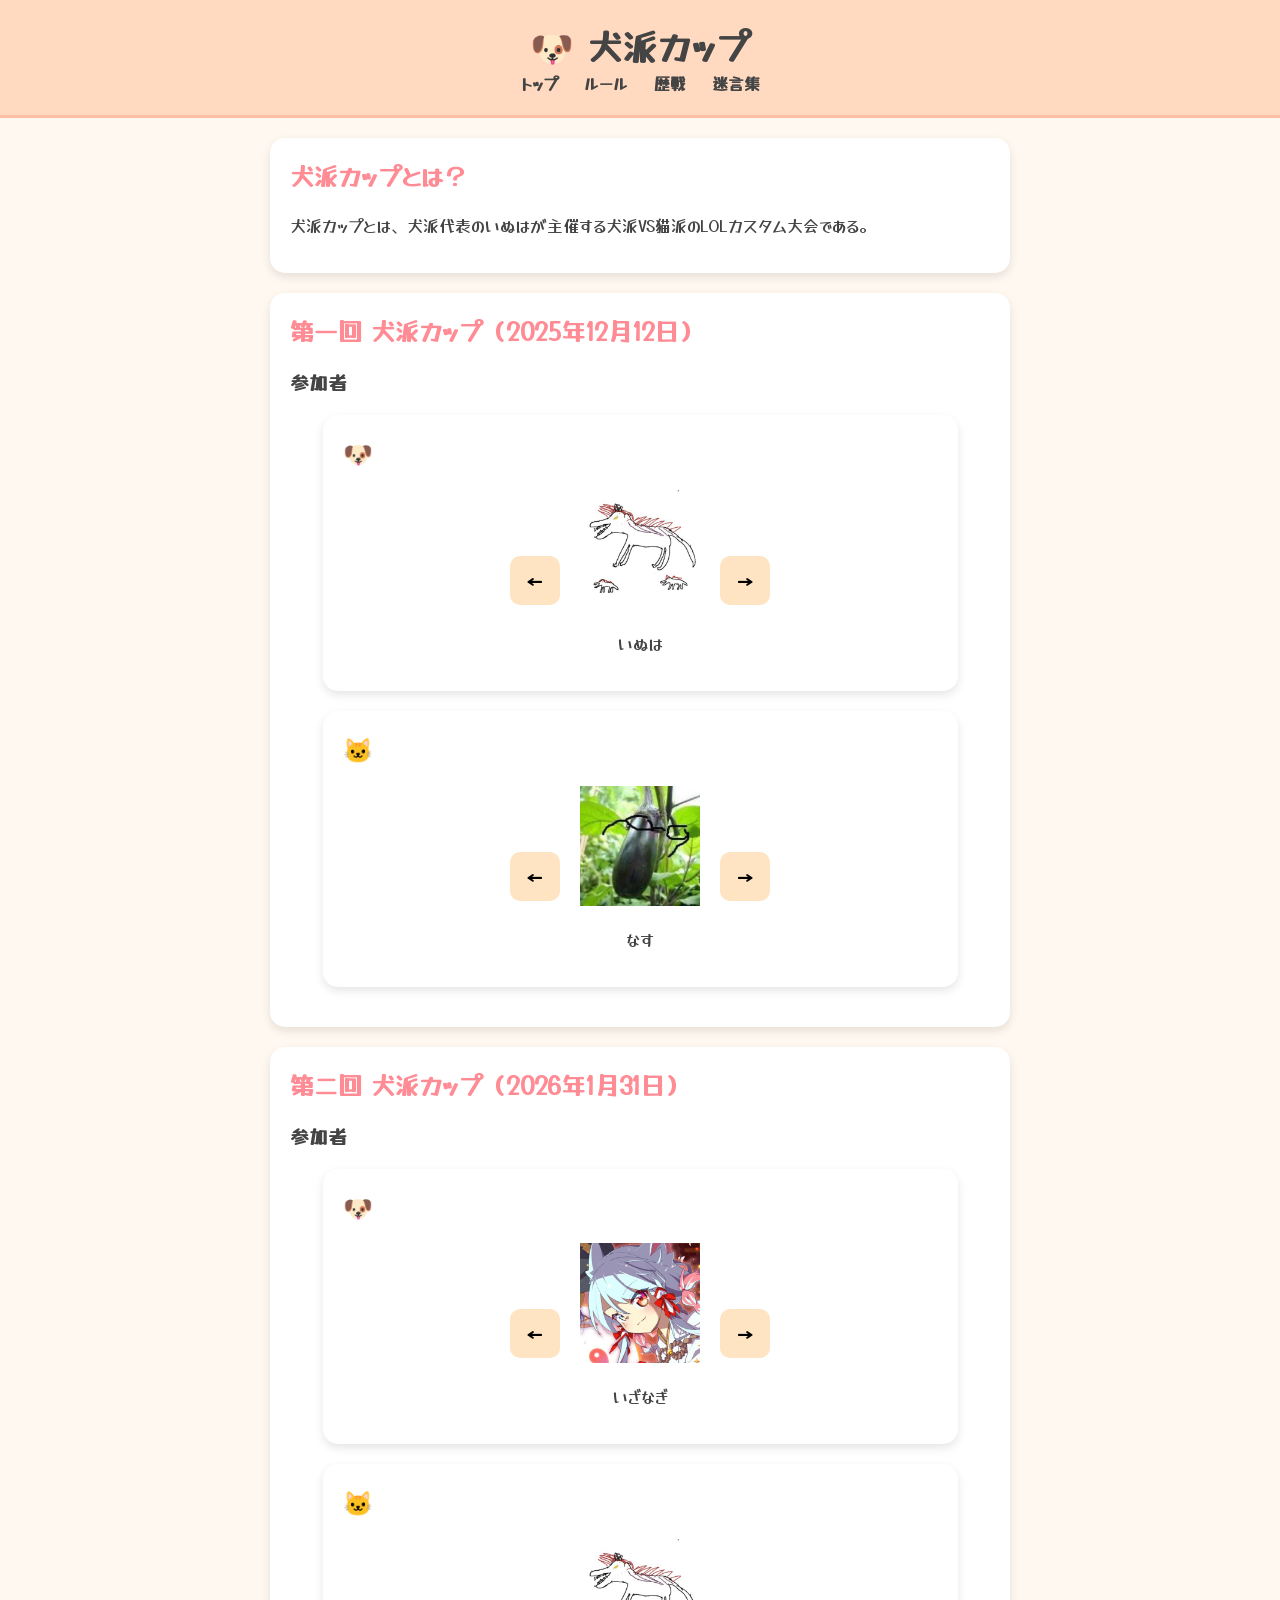
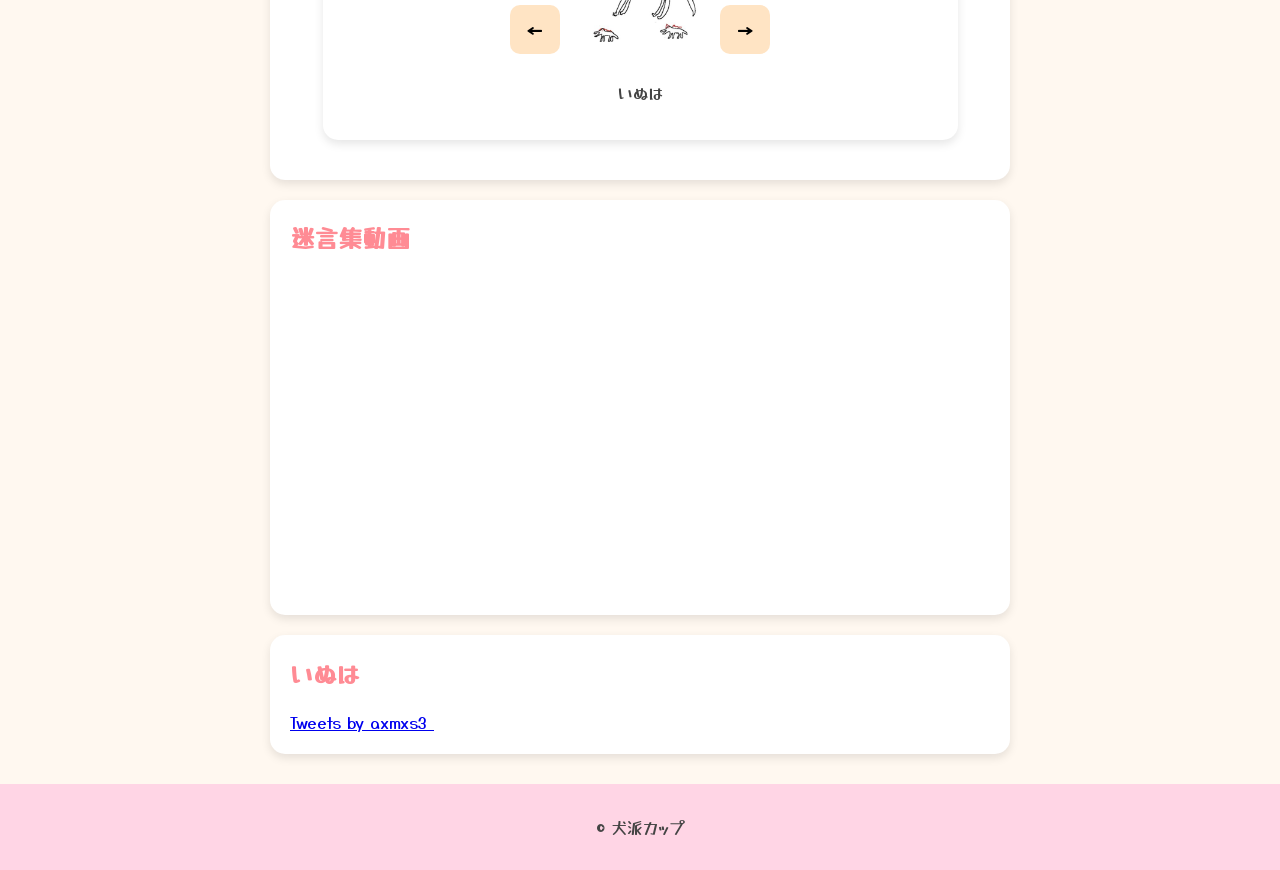
<file: index.html>
<!DOCTYPE html>
<html lang="ja">
<head>
  <meta charset="UTF-8">
  <title>犬派カップ公式ページ</title>

  <!-- ★ ここに追加する！ ★ -->
  <link href="https://fonts.googleapis.com/css2?family=Yusei+Magic&display=swap" rel="stylesheet">

  <link rel="stylesheet" href="assets/style.css">
</head>
<body>

<header>
  <h1>🐶 犬派カップ</h1>
<nav>
  <a href="index.html">トップ</a>
  <a href="rules.html">ルール</a>
  <a href="results.html">歴戦</a>
  <a href="quotes.html">迷言集</a>
</nav>
</header>

<section class="card">
  <h2>犬派カップとは？</h2>
  <p>
    犬派カップとは、犬派代表のいぬはが主催する犬派VS猫派のLOLカスタム大会である。
  </p>
</section>

<!-- 第一回 -->
<section class="card">
  <h2>第一回 犬派カップ（2025年12月12日）</h2>
  <h3>参加者</h3>

  <!-- 犬 -->
  <section class="card">
    <h2>🐶</h2>
    <div class="slider">
      <button class="arrow left" onclick="prev()">←</button>
      <div class="slide">
        <img id="icon" src="assets/inuhaaikonn.jpg" alt="icon">
        <p id="name">いぬは</p>
      </div>
      <button class="arrow right" onclick="next()">→</button>
    </div>
  </section>

  <!-- 猫 -->
  <section class="card">
    <h2>🐱</h2>
    <div class="slider">
      <button class="arrow left" onclick="prev2()">←</button>
      <div class="slide">
        <img id="icon2" src="assets/nasuaikonn.png" alt="icon">
        <p id="name2">なす</p>
      </div>
      <button class="arrow right" onclick="next2()">→</button>
    </div>
  </section>
</section>


<!-- 第二回 -->
<section class="card">
  <h2>第二回 犬派カップ（2026年1月31日）</h2>
  <h3>参加者</h3>

  <!-- 犬 -->
  <section class="card">
    <h2>🐶</h2>
    <div class="slider">
      <button class="arrow left" onclick="prev3()">←</button>
      <div class="slide">
        <img id="icon3" src="assets/izanagiaikonn.jpg" alt="icon">
        <p id="name3">いざなぎ</p>
      </div>
      <button class="arrow right" onclick="next3()">→</button>
    </div>
  </section>

  <!-- 猫 -->
  <section class="card">
    <h2>🐱</h2>
    <div class="slider">
      <button class="arrow left" onclick="prev4()">←</button>
      <div class="slide">
        <img id="icon4" src="assets/inuhaaikonn.jpg" alt="icon">
        <p id="name4">いぬは</p>
      </div>
      <button class="arrow right" onclick="next4()">→</button>
    </div>
  </section>
</section>


<!-- 迷言集動画 -->
<section class="card">
  <h2>迷言集動画</h2>
  <iframe width="560" height="315"
    src="https://www.youtube.com/embed/AOBjPyPMreA"
    frameborder="0"
    allow="accelerometer; autoplay; clipboard-write; encrypted-media; gyroscope; picture-in-picture; web-share"
    allowfullscreen>
  </iframe>
</section>


<!-- いぬは Twitter -->
<section class="card">
  <h2>いぬは</h2>
  <a class="twitter-timeline" href="https://twitter.com/axmxs3_">
    Tweets by axmxs3_
  </a>
  <script async src="https://platform.twitter.com/widgets.js" charset="utf-8"></script>
</section>

<footer>
  <p>© 犬派カップ</p>
</footer>


<script>
  const members = [
    { name: "いぬは", icon: "assets/inuhaaikonn.jpg" },
    { name: "さや", icon: "assets/sayaaikonn.jpg" },
    { name: "いざなぎ", icon: "assets/izanagiaikonn.jpg" },
    { name: "たにおか", icon: "assets/taniokaaikonn.jpg" },
    { name: "すさのお", icon: "assets/susanooaikonn.jpg" },
  ];

  let index = 0;

  function update() {
    document.getElementById("name").textContent = members[index].name;
    document.getElementById("icon").src = members[index].icon;
  }

  function next() {
    index = (index + 1) % members.length;
    update();
  }

  function prev() {
    index = (index - 1 + members.length) % members.length;
    update();
  }
</script>

<script>
  const members2 = [
    { name: "なす", icon: "assets/nasuaikonn.png" },
    { name: "きのたけ", icon: "assets/kinotakeaikonn.jpg" },
    { name: "たくま", icon: "assets/takumaaikonn.jpg" },
    { name: "ちむ", icon: "assets/timuaikonn.jpg" },
    { name: "そーた", icon: "assets/sotaaikonn.jpg" },
    { name: "みかん", icon: "assets/mikannaikonn.jpg" },
    { name: "らっく", icon: "assets/aikonn.png" }
  ];

  let index2 = 0;

  function update2() {
    document.getElementById("name2").textContent = members2[index2].name;
    document.getElementById("icon2").src = members2[index2].icon;
  }

  function next2() {
    index2 = (index2 + 1) % members2.length;
    update2();
  }

  function prev2() {
    index2 = (index2 - 1 + members2.length) % members2.length;
    update2();
  }
</script>

<script>
  const members3 = [
    { name: "いざなぎ", icon: "assets/izanagiaikonn.jpg" },
    { name: "あじぱん", icon: "assets/ajiaikonn.jpg" },
    { name: "さや", icon: "assets/sayaaikonn.jpg" },
    { name: "もえぴ", icon: "assets/moeaikonn.jpg" },
    { name: "にんじんぱん", icon: "assets/ninnpannaikonn.jpg" },
    { name: "ぐりあま", icon: "assets/guriaikonn.jpg" },
  ];

  let index3 = 0;

  function update3() {
    document.getElementById("name3").textContent = members3[index3].name;
    document.getElementById("icon3").src = members3[index3].icon;
  }

  function next3() {
    index3 = (index3 + 1) % members3.length;
    update3();
  }

  function prev3() {
    index3 = (index3 - 1 + members3.length) % members3.length;
    update3();
  }
</script>

<script>
  const members4 = [
    { name: "いぬは", icon: "assets/inuhaaikonn.jpg" },
    { name: "はと", icon: "assets/hatoaikonn.jpg" },
    { name: "さや", icon: "assets/sayaaikonn.jpg" },
    { name: "みかん", icon: "assets/mikannaikonn.jpg" },
    { name: "あるかり", icon: "assets/arukariaikonn.jpg" },
    { name: "きのたけ", icon: "assets/kinotakeaikonn.jpg" },
  ];

  let index4 = 0;

  function update4() {
    document.getElementById("name4").textContent = members4[index4].name;
    document.getElementById("icon4").src = members4[index4].icon;
  }

  function next4() {
    index4 = (index4 + 1) % members4.length;
    update4();
  }

  function prev4() {
    index4 = (index4 - 1 + members4.length) % members4.length;
    update4();
  }
</script>

</body>
</html>
</file>
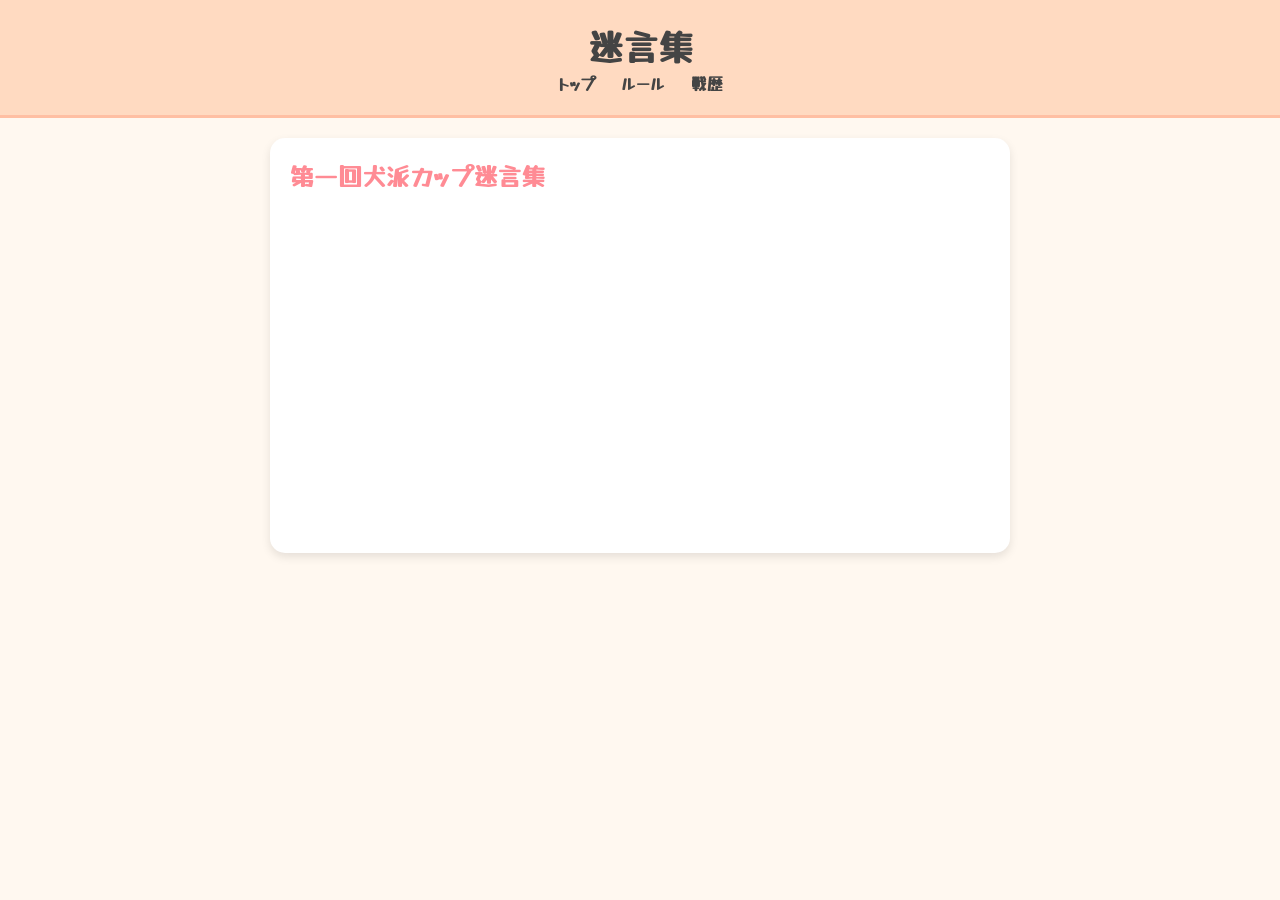
<file: quotes.html>
<!DOCTYPE html>
<html lang="ja">
<head>
  <meta charset="UTF-8">
  <title>迷言・名場面</title>
  <link href="https://fonts.googleapis.com/css2?family=Yusei+Magic&display=swap" rel="stylesheet">
  <link rel="stylesheet" href="assets/style.css">
</head>
<body>

<header>
  <h1>迷言集</h1>
  <nav>
    <a href="index.html">トップ</a>
    <a href="rules.html">ルール</a>
    <a href="results.html">戦歴</a>
  </nav>
</header>

<section class="card">
  <h2>第一回犬派カップ迷言集</h2>
  <iframe width="560" height="315"
    src="https://www.youtube.com/embed/AOBjPyPMreA"
    frameborder="0"
    allow="accelerometer; autoplay; clipboard-write; encrypted-media; gyroscope; picture-in-picture; web-share"
    allowfullscreen>
  </iframe>
</section>
</file>
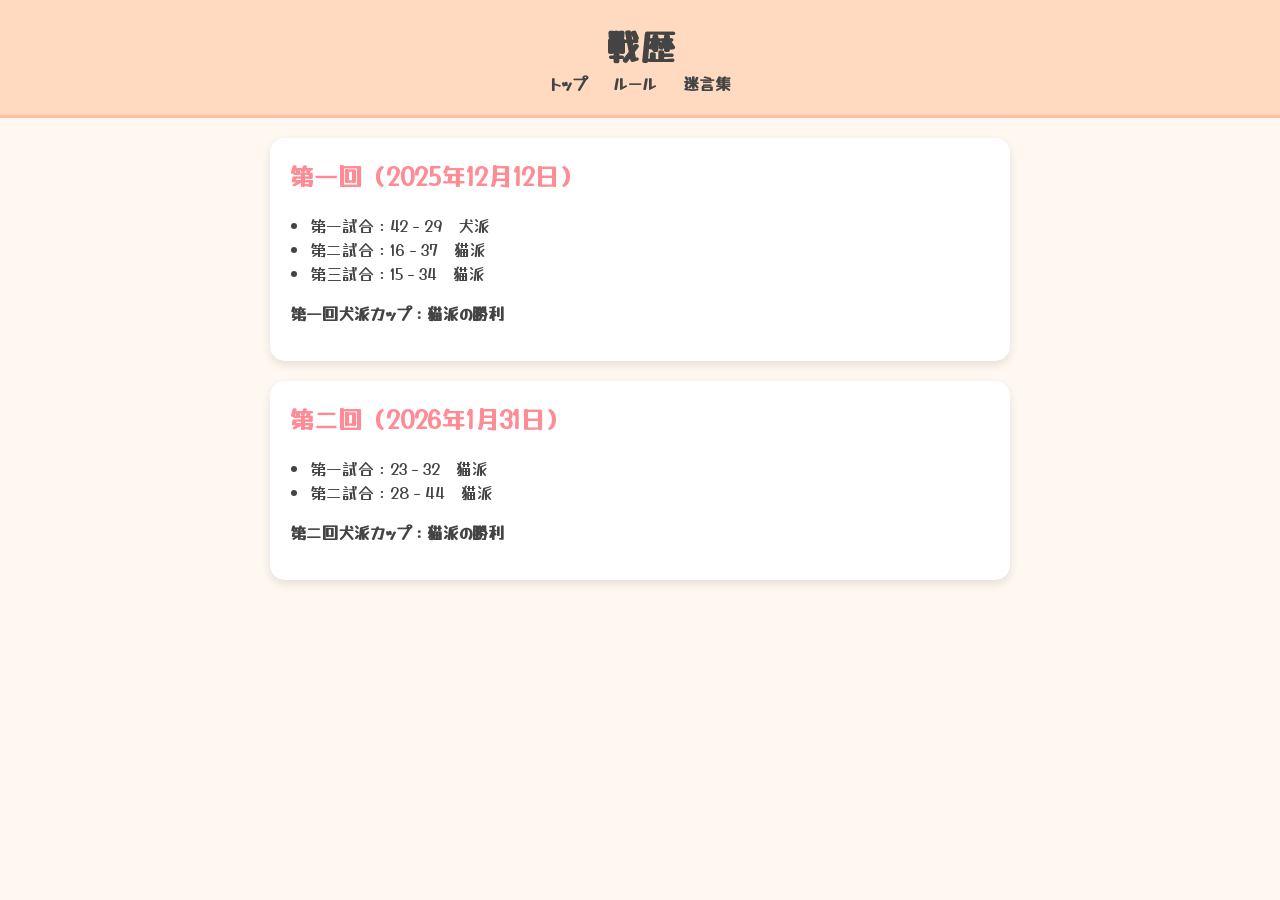
<file: results.html>
<!DOCTYPE html>
<html lang="ja">
<head>
  <meta charset="UTF-8">
  <title>歴戦</title>
  <link href="https://fonts.googleapis.com/css2?family=Yusei+Magic&display=swap" rel="stylesheet">
  <link rel="stylesheet" href="assets/style.css">
</head>
<body>

<header>
  <h1>戦歴</h1>
  <nav>
    <a href="index.html">トップ</a>
    <a href="rules.html">ルール</a>
    <a href="quotes.html">迷言集</a>
  </nav>
</header>


<section class="card">
  <h2>第一回（2025年12月12日）</h2>
  <ul>
    <li>第一試合：42－29　犬派</li>
    <li>第二試合：16－37　猫派</li>
    <li>第三試合：15－34　猫派</li>
  </ul>
  <p><strong>第一回犬派カップ：猫派の勝利</strong></p>
</section>

<section class="card">
  <h2>第二回（2026年1月31日）</h2>
  <ul>
    <li>第一試合：23－32　猫派</li>
    <li>第二試合：28－44　猫派</li>
  </ul>
  <p><strong>第二回犬派カップ：猫派の勝利</strong></p>
</section>
</file>
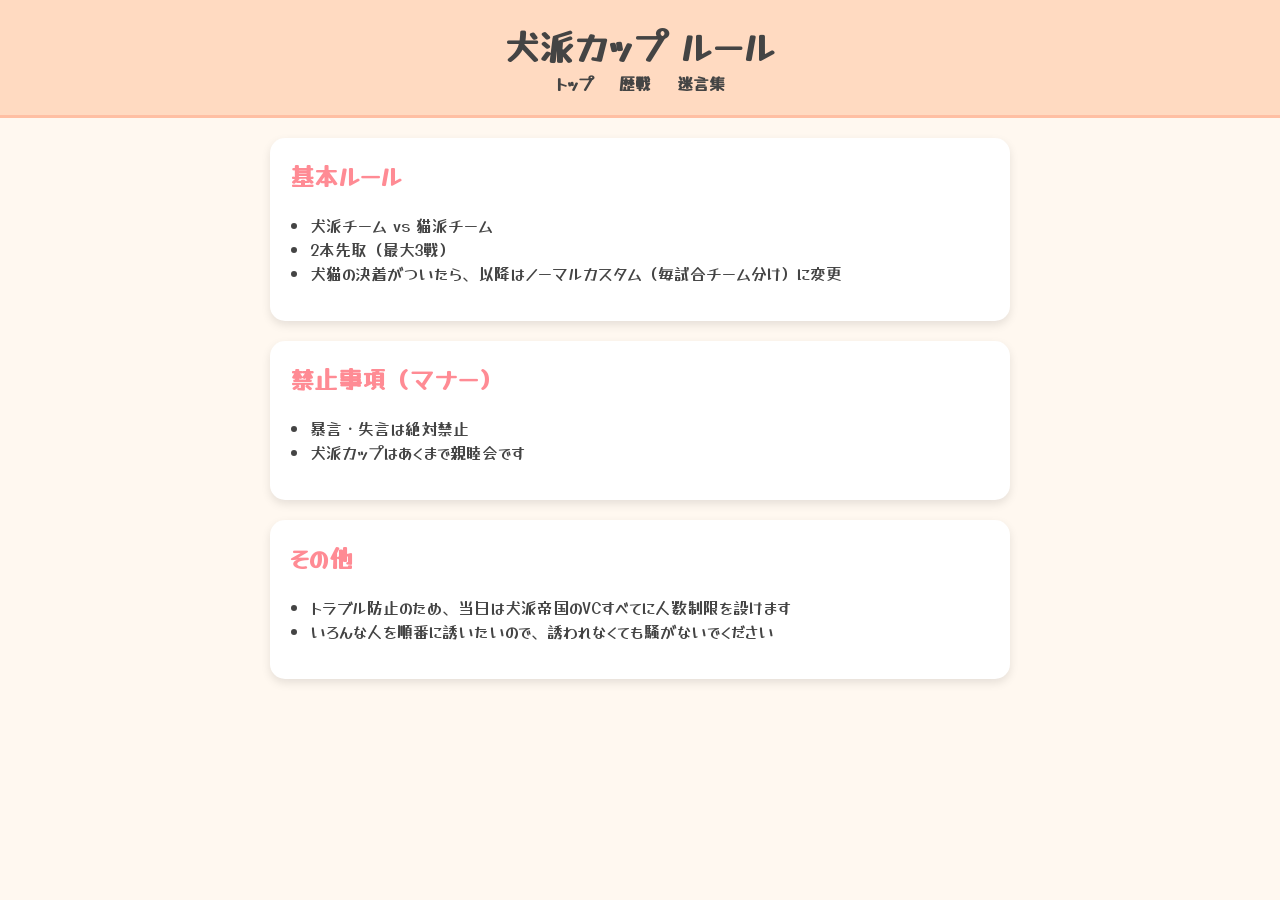
<file: rules.html>
<!DOCTYPE html>
<html lang="ja">
<head>
  <meta charset="UTF-8">
  <title>犬派カップ ルール</title>
  <link href="https://fonts.googleapis.com/css2?family=Yusei+Magic&display=swap" rel="stylesheet">
  <!-- ★これが超重要！★ -->
  <link rel="stylesheet" href="assets/style.css">
</head>
<body>

<header>
  <h1>犬派カップ ルール</h1>
  <nav>
    <a href="index.html">トップ</a>
    <a href="results.html">歴戦</a>
    <a href="quotes.html">迷言集</a>
  </nav>
</header>

<section class="card">
  <h2>基本ルール</h2>
  <ul>
    <li>犬派チーム vs 猫派チーム</li>
    <li>2本先取（最大3戦）</li>
    <li>犬猫の決着がついたら、以降はノーマルカスタム（毎試合チーム分け）に変更</li>
  </ul>
</section>

<section class="card">
  <h2>禁止事項（マナー）</h2>
  <ul>
    <li>暴言・失言は絶対禁止</li>
    <li>犬派カップはあくまで親睦会です</li>
  </ul>
</section>

<section class="card">
  <h2>その他</h2>
  <ul>
    <li>トラブル防止のため、当日は犬派帝国のVCすべてに人数制限を設けます</li>
    <li>いろんな人を順番に誘いたいので、誘われなくても騒がないでください</li>
  </ul>
</section>
</file>
<file: assets/style.css>
body {
  font-family: "Yusei Magic", sans-serif;
  background: #fff8f0;
  margin: 0;
  padding: 0;
  color: #444;
}

header {
  background: #ffdac1;
  padding: 20px;
  text-align: center;
  border-bottom: 3px solid #ffbfa3;
}

header h1 {
  margin: 0;
  font-size: 2.2rem;
}

nav a {
  margin: 0 10px;
  text-decoration: none;
  color: #444;
  font-weight: bold;
}

.card {
  background: #ffffff;
  margin: 20px auto;
  padding: 20px;
  width: 85%;
  max-width: 700px;
  border-radius: 15px;
  box-shadow: 0 4px 10px rgba(0,0,0,0.1);
}

.card h2 {
  margin-top: 0;
  color: #ff8b94;
}

ul {
  padding-left: 20px;
}

footer {
  text-align: center;
  padding: 15px;
  background: #ffd5e5;
  margin-top: 30px;
}

.slider {
  display: flex;
  align-items: center;
  justify-content: center;
  gap: 20px;
}

.slide {
  text-align: center;
}

.slide img {
  width: 120px;
  height: 120px;
  object-fit: cover;
  border: none;
  border-radius: 0;
}

.arrow {
  background: #ffe4c4;
  border: none;
  padding: 10px 15px;
  font-size: 20px;
  border-radius: 10px;
  cursor: pointer;
  font-family: "Yusei Magic", sans-serif;
}

.arrow:hover {
  background: #ffcfaa;
}
</file>
